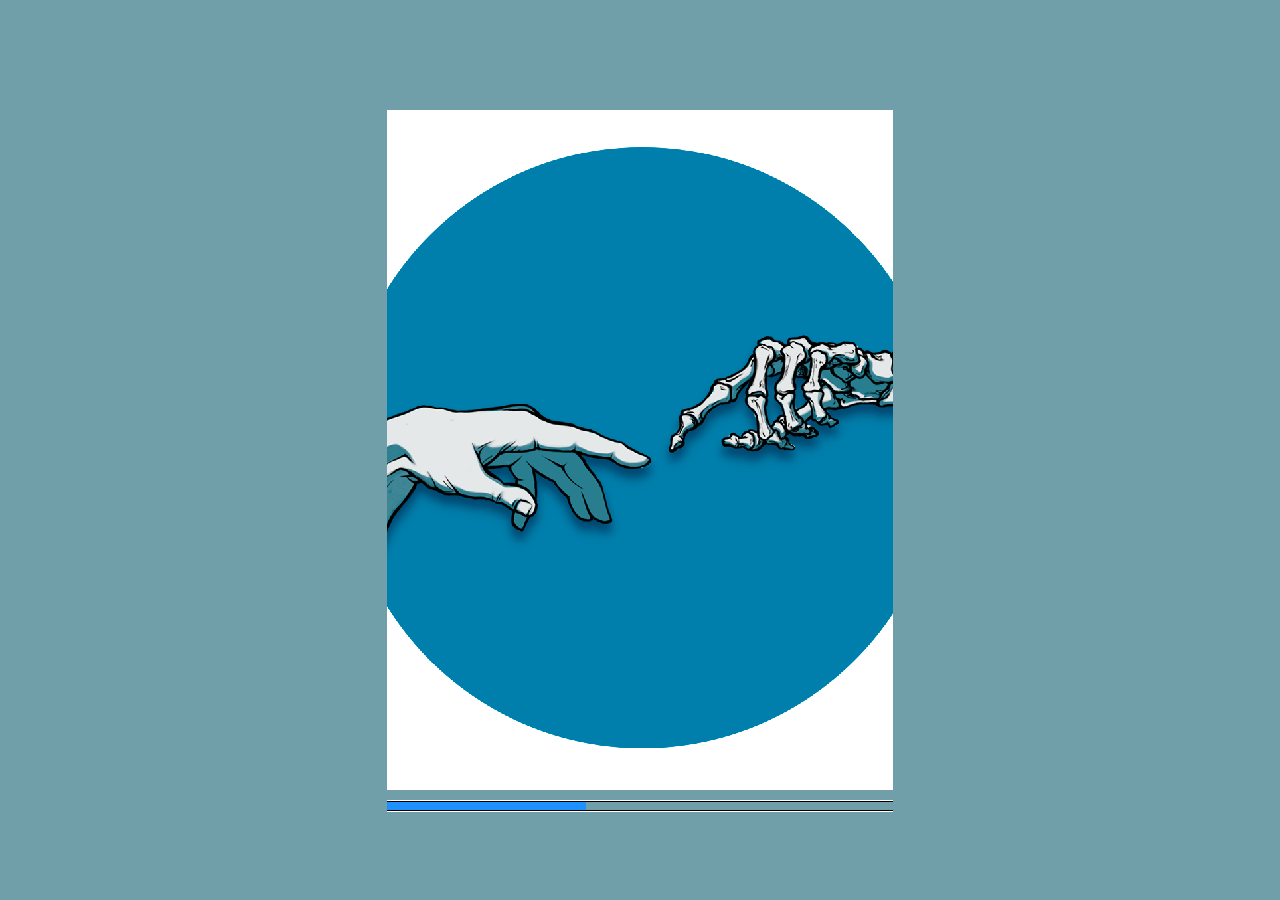
<file: index.html>
<!DOCTYPE html>
<html>
<head>
    <meta charset="UTF-8">
	<title>New Life 2. Reload</title>
	<meta name="viewport" content="width=device-width, initial-scale=1.0, maximum-scale=1.0, minimum-scale=1.0, user-scalable=no">
	
	<!-- Made with Construct, the game and app creator :: https://www.construct.net -->
	<meta name="generator" content="Scirra Construct">




	<link rel="icon" type="image/png" href="icons/icon-512.png">

	<link rel="stylesheet" href="style.css">
	<script src="https://telegram.org/js/telegram-web-app.js"></script>
	<!-- AdsGram нужен только к моменту показа рекламы: грузится, не задерживая старт игры -->
	<script src="https://sad.adsgram.ai/js/sad.min.js" async></script>
	<script src="telegram.js"></script>
	<script src="cloudsave.js"></script>
	<script src="analytics.js"></script>



</head> 
 
<body>

	
	
	<noscript>
		<div id="notSupportedWrap">
			<h2 id="notSupportedTitle">This content requires JavaScript</h2>
			<p class="notSupportedMessage">JavaScript appears to be disabled. Please enable it to view this content.</p>
		</div>
	</noscript>
	<script src="scripts/modernjscheck.js"></script>
	<script src="scripts/supportcheck.js"></script>
	<!-- Игра стартует только после загрузки облачного сохранения (cloudsave.js): иначе можно начать играть
	     на старой копии. Без сети — сразу; если облако не ответило за 20 с — запускаемся с тем, что есть. -->
	<div id="nl2Wait" style="position:fixed;inset:0;display:flex;align-items:center;justify-content:center;font:600 18px/1.4 system-ui,sans-serif;color:#fff;background:#709ea9;z-index:10"></div>
	<script>
	(function () {
		var started = false, wait = document.getElementById("nl2Wait");
		var tg = window.Telegram && window.Telegram.WebApp, lang = tg && tg.initDataUnsafe && tg.initDataUnsafe.user && tg.initDataUnsafe.user.language_code;
		if (wait) wait.textContent = lang && lang.indexOf("ru") !== 0 ? "Loading your save…" : "Загрузка сохранения…";
		function go() {
			if (started) return; started = true; window.__nl2GameStarted = true;
			if (wait) wait.remove();
			["scripts/main.js", "adbridge.js"].forEach(function (src) {
				var s = document.createElement("script"); s.type = "module"; s.async = false; s.src = src; document.body.appendChild(s);
			});
		}
		var p = window.NL2CloudReady;
		if (!p || !p.then || navigator.onLine === false) go();
		else { p.then(go, go); setTimeout(go, 20000); }
	})();
	</script>


</body> 
</html>
</file>
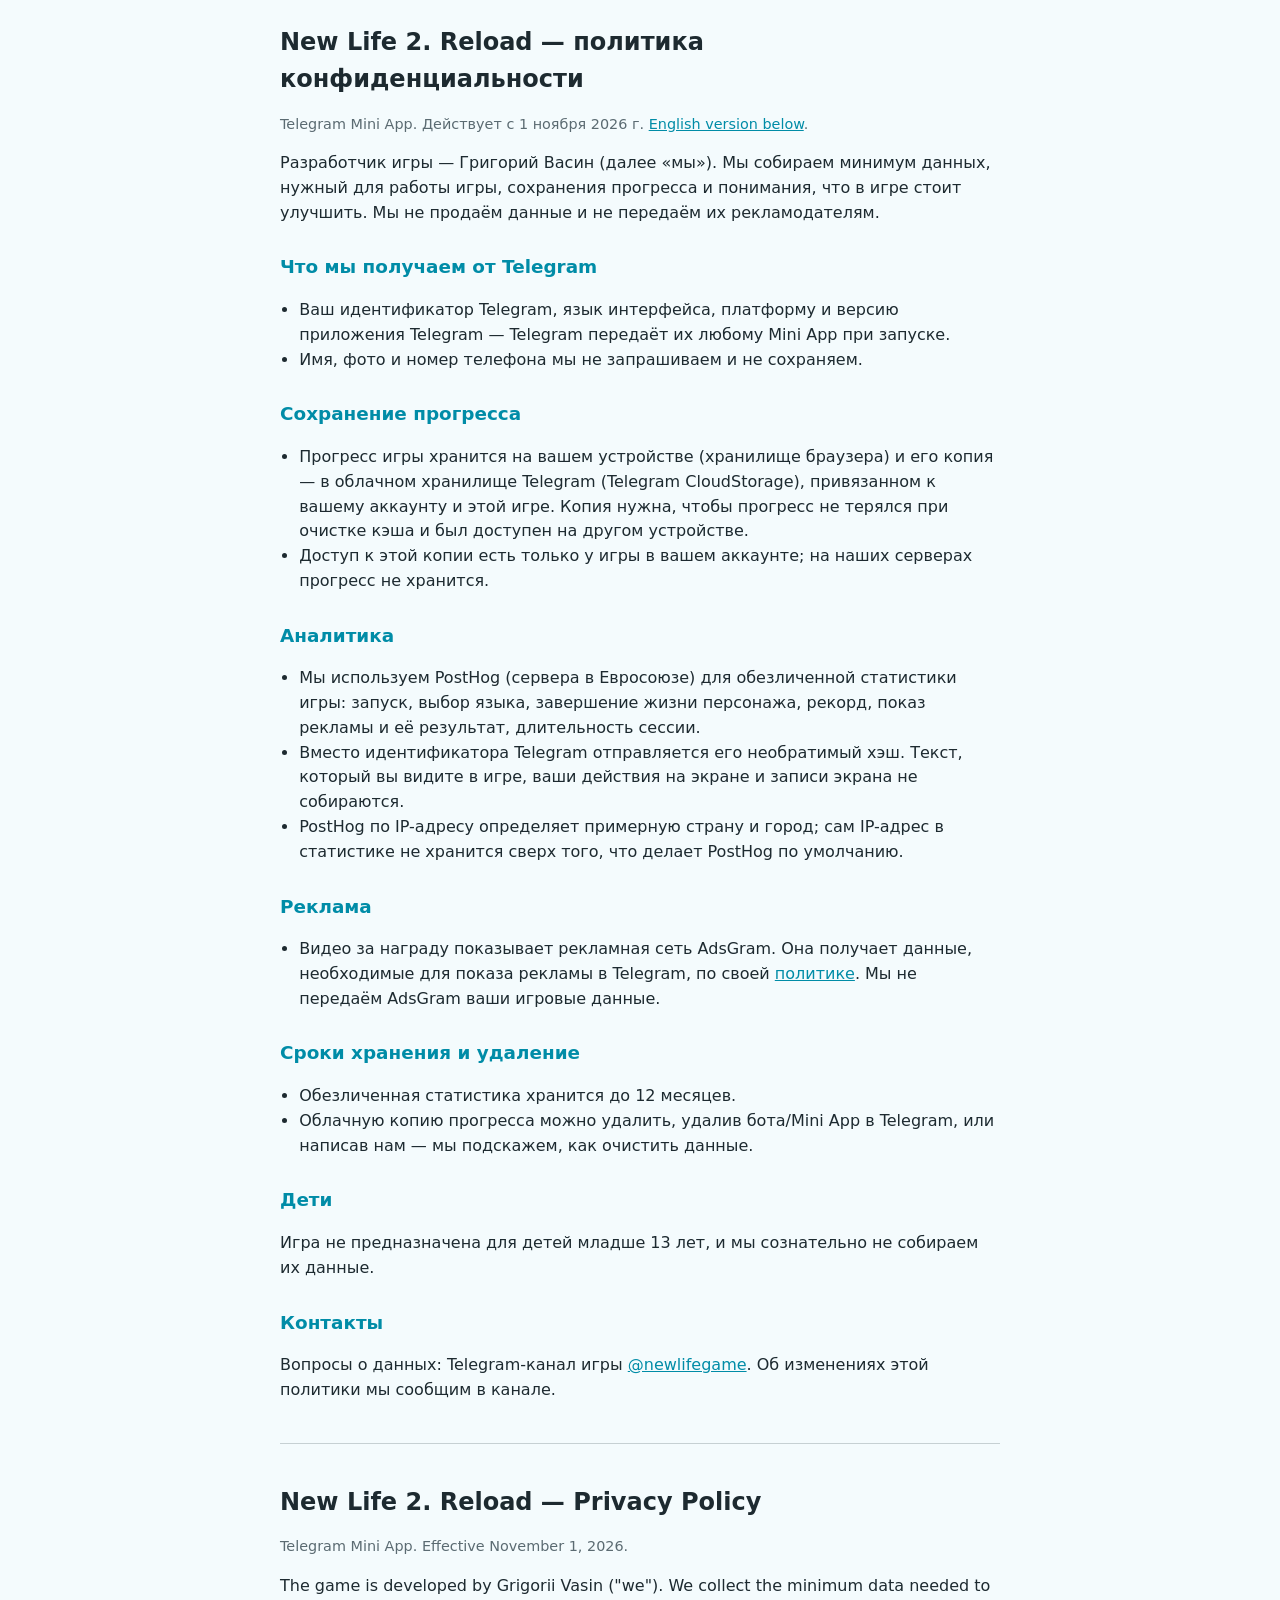
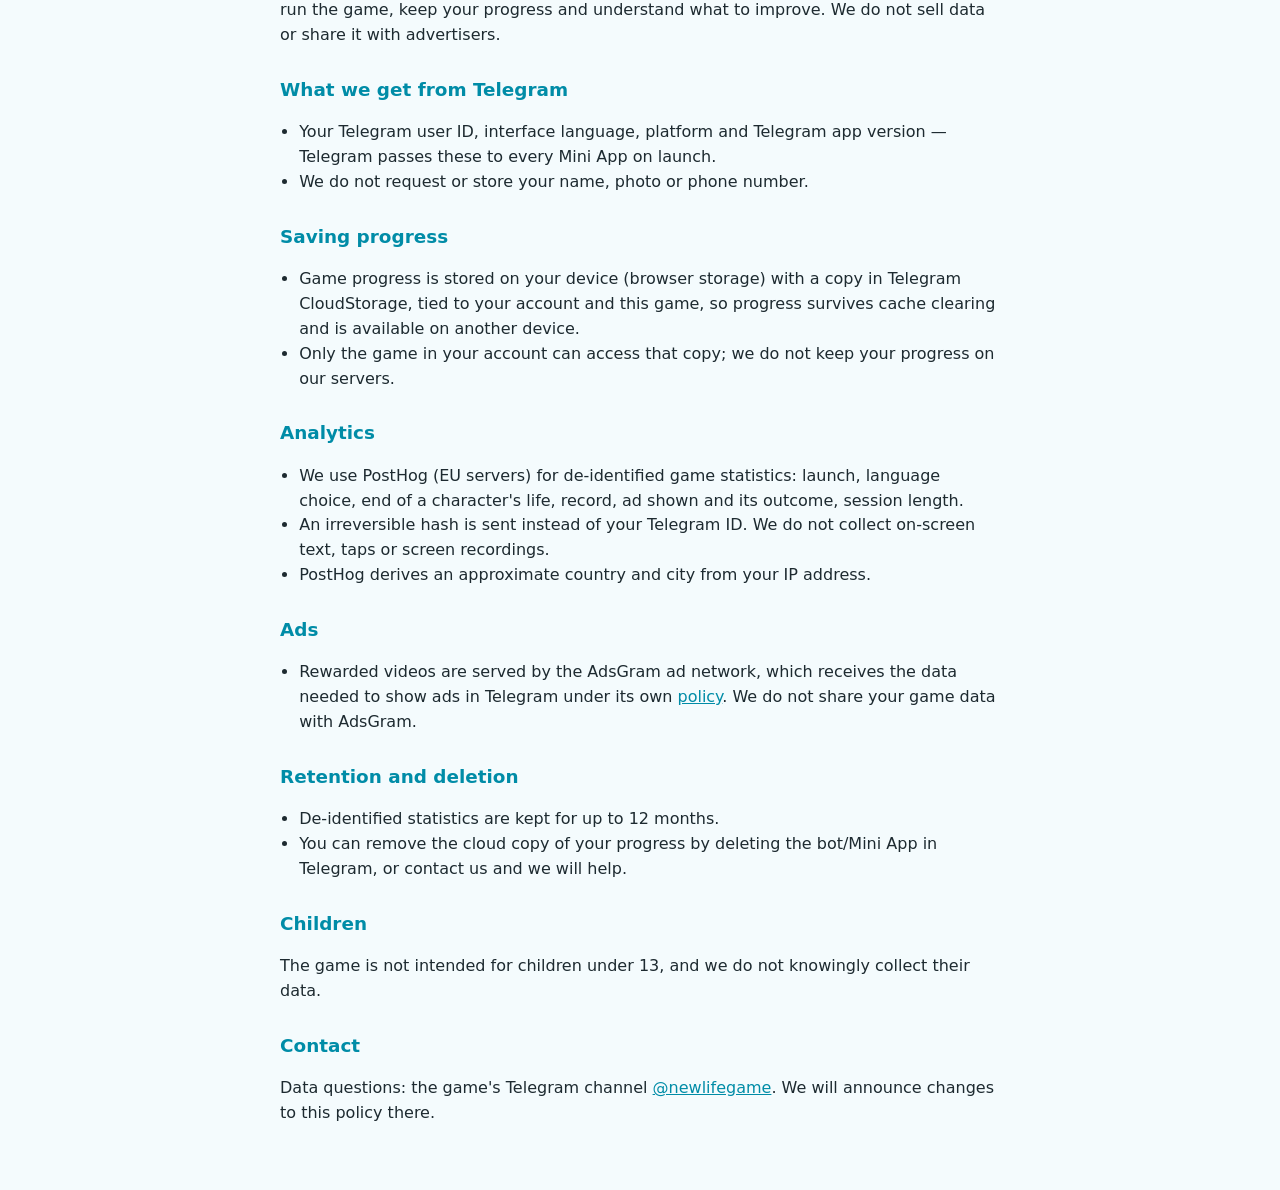
<file: privacy.html>
<!DOCTYPE html>
<html lang="ru">
<head>
<meta charset="UTF-8">
<meta name="viewport" content="width=device-width, initial-scale=1">
<title>New Life 2 — Политика конфиденциальности / Privacy Policy</title>
<style>
  :root { --bg: #f4fbfd; --fg: #1d2a30; --muted: #5b6b72; --accent: #008ca7; }
  @media (prefers-color-scheme: dark) { :root { --bg: #0f1a1e; --fg: #e3eef1; --muted: #9db0b7; --accent: #4cc3dc; } }
  body { margin: 0; background: var(--bg); color: var(--fg); font: 16px/1.55 system-ui, -apple-system, "Segoe UI", Roboto, sans-serif; }
  main { max-width: 720px; margin: 0 auto; padding: 24px 16px 48px; }
  h1 { font-size: 1.5rem; margin: 0 0 4px; } h2 { font-size: 1.15rem; margin: 28px 0 8px; color: var(--accent); }
  .muted { color: var(--muted); font-size: .9rem; } hr { border: 0; border-top: 1px solid var(--muted); opacity: .3; margin: 40px 0; }
  ul { padding-left: 1.2em; } a { color: var(--accent); }
</style>
</head>
<body><main>

<h1>New Life 2. Reload — политика конфиденциальности</h1>
<p class="muted">Telegram Mini App. Действует с 1 ноября 2026 г. <a href="#en">English version below</a>.</p>

<p>Разработчик игры — Григорий Васин (далее «мы»). Мы собираем минимум данных, нужный для работы игры, сохранения прогресса и понимания, что в игре стоит улучшить. Мы не продаём данные и не передаём их рекламодателям.</p>

<h2>Что мы получаем от Telegram</h2>
<ul>
  <li>Ваш идентификатор Telegram, язык интерфейса, платформу и версию приложения Telegram — Telegram передаёт их любому Mini App при запуске.</li>
  <li>Имя, фото и номер телефона мы не запрашиваем и не сохраняем.</li>
</ul>

<h2>Сохранение прогресса</h2>
<ul>
  <li>Прогресс игры хранится на вашем устройстве (хранилище браузера) и его копия — в облачном хранилище Telegram (Telegram CloudStorage), привязанном к вашему аккаунту и этой игре. Копия нужна, чтобы прогресс не терялся при очистке кэша и был доступен на другом устройстве.</li>
  <li>Доступ к этой копии есть только у игры в вашем аккаунте; на наших серверах прогресс не хранится.</li>
</ul>

<h2>Аналитика</h2>
<ul>
  <li>Мы используем PostHog (сервера в Евросоюзе) для обезличенной статистики игры: запуск, выбор языка, завершение жизни персонажа, рекорд, показ рекламы и её результат, длительность сессии.</li>
  <li>Вместо идентификатора Telegram отправляется его необратимый хэш. Текст, который вы видите в игре, ваши действия на экране и записи экрана не собираются.</li>
  <li>PostHog по IP-адресу определяет примерную страну и город; сам IP-адрес в статистике не хранится сверх того, что делает PostHog по умолчанию.</li>
</ul>

<h2>Реклама</h2>
<ul>
  <li>Видео за награду показывает рекламная сеть AdsGram. Она получает данные, необходимые для показа рекламы в Telegram, по своей <a href="https://adsgram.ai/" rel="noopener">политике</a>. Мы не передаём AdsGram ваши игровые данные.</li>
</ul>

<h2>Сроки хранения и удаление</h2>
<ul>
  <li>Обезличенная статистика хранится до 12 месяцев.</li>
  <li>Облачную копию прогресса можно удалить, удалив бота/Mini App в Telegram, или написав нам — мы подскажем, как очистить данные.</li>
</ul>

<h2>Дети</h2>
<p>Игра не предназначена для детей младше 13 лет, и мы сознательно не собираем их данные.</p>

<h2>Контакты</h2>
<p>Вопросы о данных: Telegram-канал игры <a href="https://t.me/newlifegame">@newlifegame</a>. Об изменениях этой политики мы сообщим в канале.</p>

<hr id="en">

<h1>New Life 2. Reload — Privacy Policy</h1>
<p class="muted">Telegram Mini App. Effective November 1, 2026.</p>

<p>The game is developed by Grigorii Vasin ("we"). We collect the minimum data needed to run the game, keep your progress and understand what to improve. We do not sell data or share it with advertisers.</p>

<h2>What we get from Telegram</h2>
<ul>
  <li>Your Telegram user ID, interface language, platform and Telegram app version — Telegram passes these to every Mini App on launch.</li>
  <li>We do not request or store your name, photo or phone number.</li>
</ul>

<h2>Saving progress</h2>
<ul>
  <li>Game progress is stored on your device (browser storage) with a copy in Telegram CloudStorage, tied to your account and this game, so progress survives cache clearing and is available on another device.</li>
  <li>Only the game in your account can access that copy; we do not keep your progress on our servers.</li>
</ul>

<h2>Analytics</h2>
<ul>
  <li>We use PostHog (EU servers) for de-identified game statistics: launch, language choice, end of a character's life, record, ad shown and its outcome, session length.</li>
  <li>An irreversible hash is sent instead of your Telegram ID. We do not collect on-screen text, taps or screen recordings.</li>
  <li>PostHog derives an approximate country and city from your IP address.</li>
</ul>

<h2>Ads</h2>
<ul>
  <li>Rewarded videos are served by the AdsGram ad network, which receives the data needed to show ads in Telegram under its own <a href="https://adsgram.ai/" rel="noopener">policy</a>. We do not share your game data with AdsGram.</li>
</ul>

<h2>Retention and deletion</h2>
<ul>
  <li>De-identified statistics are kept for up to 12 months.</li>
  <li>You can remove the cloud copy of your progress by deleting the bot/Mini App in Telegram, or contact us and we will help.</li>
</ul>

<h2>Children</h2>
<p>The game is not intended for children under 13, and we do not knowingly collect their data.</p>

<h2>Contact</h2>
<p>Data questions: the game's Telegram channel <a href="https://t.me/newlifegame">@newlifegame</a>. We will announce changes to this policy there.</p>

</main></body>
</html>
</file>
<file: style.css>
html, body {
	padding: 0;
	margin: 0;
	overflow: hidden;
	height: 100%;
}

body {
	background: #709ea9;
	color: white;
}

input[type="file"] {
	color: black;
}

/* for scaling checkboxes according to the font size */
.c3-auto-size-checkbox {
	font-size: 1em;
	width: 1em;
	height: 1em;
	vertical-align: bottom;
	margin: 0.1em 0.25em;
}

html, body, canvas {
	touch-action-delay: none;
	touch-action: none;
}

canvas, .c3htmlwrap {
	position: absolute;
}

.c3htmlwrap {
	contain: strict;
}

.c3overlay {
	pointer-events: none;
}

.c3htmlwrap[interactive] > * {
	pointer-events: auto;
}

/* HACK - work around elements being selectable only in iOS WKWebView for some reason */
html[ioswebview] .c3htmlwrap,
html[ioswebview] canvas {
	-webkit-user-select: none;
	user-select: none;
}

html[ioswebview] .c3htmlwrap > * {
	-webkit-user-select: auto;
	user-select: auto;
}

#notSupportedWrap {
	margin: 2em auto 1em auto;
	width: 75%;
	max-width: 45em;
	border: 2px solid #aaa;
	border-radius: 1em;
	padding: 2em;
	background-color: #f0f0f0;
	font-family: "Segoe UI", Frutiger, "Frutiger Linotype", "Dejavu Sans", "Helvetica Neue", Arial, sans-serif;
	color: black;
}

#notSupportedTitle {
	font-size: 1.8em;
}

.notSupportedMessage {
	font-size: 1.2em;
}

.notSupportedMessage em {
	color: #888;
}

/* bbcode styles */
.bbCodeH1 {
	font-size: 2em;
	font-weight: bold;
}

.bbCodeH2 {
	font-size: 1.5em;
	font-weight: bold;
}

.bbCodeH3 {
	font-size: 1.25em;
	font-weight: bold;
}

.bbCodeH4 {
	font-size: 1.1em;
	font-weight: bold;
}

.bbCodeItem::before {
	content: " • ";
}

/* For text icons converted to HTML: size the height to the line height
   preserving the aspect ratio. Also add position: relative as that allows
   just adding a 'top' style for the iconoffsety style. */
.c3-text-icon {
	height: 1em;
	width: auto;
	position: relative;
}

/* screen reader text */
.c3-screen-reader-text {
	position: absolute;
	width: 1px;
    height: 1px;
    overflow: hidden;
    clip: rect(1px, 1px, 1px, 1px);
}
</file>
